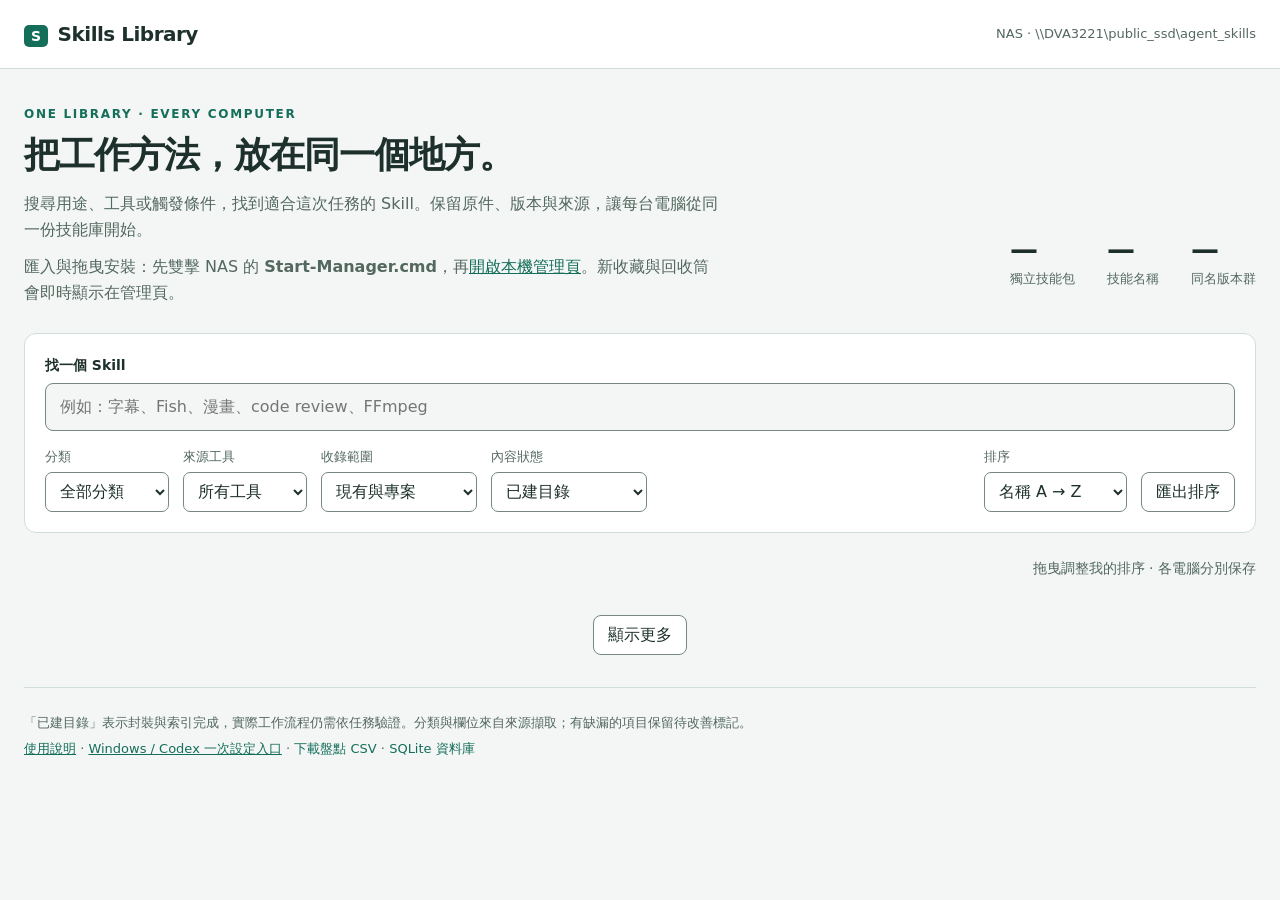
<file: dashboard/index.template.html>
<!doctype html>
<html lang="zh-Hant">
<head>
<meta charset="utf-8"><meta name="viewport" content="width=device-width, initial-scale=1">
<meta http-equiv="Content-Security-Policy" content="default-src 'none'; script-src 'unsafe-inline'; style-src 'unsafe-inline'; img-src data:; connect-src 'none'; base-uri 'none'; form-action 'none'">
<title>Skills Library · NAS 集中技能庫</title>
<style>
:root{--bg:#f3f6f5;--surface:#fff;--surface-2:#eaf0ed;--text:#1d302b;--muted:#53685f;--border:#d1ded7;--input-border:#76887f;--brand:#146e59;--brand-ink:#fff;--focus:#1f5fbf;--warn:#805500;--warn-bg:#fff4d6;--r:12px;--font:system-ui,"Segoe UI","Microsoft JhengHei UI",sans-serif;color-scheme:light}
@media(prefers-color-scheme:dark){:root{--bg:#0e1a17;--surface:#15241f;--surface-2:#1c2f29;--text:#e4efea;--muted:#a2b8af;--border:#2b4139;--input-border:#6f877e;--brand:#5fcca6;--brand-ink:#062019;--focus:#f2cc73;--warn:#f2c66d;--warn-bg:#3a2e12;color-scheme:dark}}
*{box-sizing:border-box}body{margin:0;background:var(--bg);color:var(--text);font:16px/1.6 var(--font)}button,input,select{font:inherit}button,a,input,select{outline-offset:3px} :focus-visible{outline:2px solid var(--focus)}a{color:var(--brand);overflow-wrap:anywhere}button{cursor:pointer;border:1px solid var(--input-border);background:var(--surface);color:var(--text);border-radius:8px;min-height:40px;padding:6px 14px}button:hover{background:var(--surface-2)}button:disabled{cursor:default;opacity:.6}.primary{background:var(--brand);color:var(--brand-ink);border-color:var(--brand)}.primary:hover{filter:brightness(1.1)}header{border-bottom:1px solid var(--border);background:var(--surface);padding:18px max(24px,calc((100vw - 1360px)/2));display:flex;align-items:center;justify-content:space-between;gap:16px}.wordmark{font-weight:700;letter-spacing:-.5px;font-size:20px}.wordmark span{background:var(--brand);color:var(--brand-ink);padding:3px 7px;border-radius:5px;margin-right:10px;font-size:14px}.location{font-size:13px;color:var(--muted);overflow-wrap:anywhere}main{max-width:1408px;margin:auto;padding:36px 24px 60px}.hero{display:flex;align-items:end;justify-content:space-between;gap:32px;margin-bottom:28px}.eyebrow{text-transform:uppercase;letter-spacing:1.7px;font-size:12px;font-weight:600;color:var(--brand);margin:0 0 8px}h1{margin:0;font-size:36px;line-height:1.3;letter-spacing:-1px}.intro{color:var(--muted);max-width:700px;margin:12px 0 0}.stats{display:flex;gap:32px;flex-shrink:0}.stats dd{margin:0;font-size:28px;font-weight:600;line-height:1.3;font-variant-numeric:tabular-nums}.stats dt{font-size:13px;color:var(--muted)}.controls{background:var(--surface);border:1px solid var(--border);padding:20px;border-radius:var(--r)}.search-wrap{position:relative}.search-wrap label{display:block;font-size:14px;font-weight:600;margin-bottom:6px}#search{width:100%;min-height:48px;background:var(--bg);color:var(--text);border:1px solid var(--input-border);border-radius:8px;padding:10px 14px}.filters{display:flex;flex-wrap:wrap;gap:14px;margin-top:16px;align-items:end}.filters label{display:block;font-size:13px;color:var(--muted);margin-bottom:4px}.filters select{background:var(--surface);color:var(--text);padding:8px 28px 8px 10px;border:1px solid var(--input-border);border-radius:7px;min-height:40px}.filters .grow{flex:1}.result-bar{display:flex;justify-content:space-between;align-items:center;gap:16px;margin:24px 0 12px;font-size:14px;color:var(--muted)}.result-bar strong{color:var(--text)}.list{display:grid;gap:8px}.row{display:grid;grid-template-columns:minmax(0,1fr) 190px 140px 80px;gap:20px;align-items:center;border:1px solid var(--border);border-radius:10px;background:var(--surface);padding:18px 20px;transition:border-color .16s}.row:hover{border-color:var(--input-border)}.row.dragging{opacity:.5}.row.drop-target{outline:2px solid var(--brand)}.name{font-weight:600;font-size:16px;word-break:break-word;display:inline;background:none;border:0;padding:0;min-height:24px;text-align:left;color:var(--text)}.name:hover{text-decoration:underline;background:none}.desc{font-size:14px;color:var(--muted);margin:4px 0 0;display:-webkit-box;-webkit-line-clamp:2;-webkit-box-orient:vertical;overflow:hidden}.tags{display:flex;gap:5px;flex-wrap:wrap;margin-top:8px}.tag{font-size:12px;padding:1px 7px;border-radius:4px;background:var(--surface-2);color:var(--muted)}.category{font-size:14px}.state{font-size:12px;color:var(--brand)}.state.warn{color:var(--warn)}.variant{font-size:12px;color:var(--muted)}.row-action{font-size:13px;padding:5px 10px}.empty{padding:48px 24px;text-align:center;background:var(--surface);border-radius:12px}.empty strong{display:block;font-size:20px}.empty p{color:var(--muted)}.load-more{display:block;margin:24px auto}.footer{border-top:1px solid var(--border);margin-top:32px;padding-top:20px;color:var(--muted);font-size:13px}.footer p{margin:5px 0}dialog{background:var(--surface);color:var(--text);border:1px solid var(--border);border-radius:16px;width:min(760px,calc(100vw - 32px));max-height:90vh;padding:0}dialog::backdrop{background:rgb(5 20 14 / .55)}.dialog-header{position:sticky;top:0;display:flex;justify-content:space-between;align-items:start;gap:16px;background:var(--surface);border-bottom:1px solid var(--border);padding:20px 24px}.dialog-header h2{font-size:22px;margin:0;word-break:break-word}.dialog-body{padding:20px 24px}.dialog-body h3{font-size:15px;margin:24px 0 6px}.dialog-body ul{padding-left:20px}.dialog-body li{font-size:14px;overflow-wrap:anywhere;margin:6px 0}.dialog-body code{font-size:12px;background:var(--surface-2);padding:2px 4px;overflow-wrap:anywhere;white-space:pre-wrap}.notice{background:var(--warn-bg);color:var(--warn);border-radius:8px;padding:12px;font-size:14px}.links{display:flex;gap:14px;flex-wrap:wrap;align-items:center;margin-top:16px}.path{font-size:12px;color:var(--muted);overflow-wrap:anywhere;margin-top:12px}#notification{position:fixed;bottom:20px;left:50%;transform:translateX(-50%);max-width:90vw;border:1px solid var(--border);padding:12px 18px;border-radius:9px;background:var(--surface);color:var(--text);box-shadow:0 8px 30px #0002;display:none}.sr-only{position:absolute;width:1px;height:1px;padding:0;margin:-1px;overflow:hidden;clip:rect(0,0,0,0);white-space:nowrap;border:0}
@media(max-width:1050px){.hero{align-items:start;flex-direction:column;gap:20px}.stats{gap:32px}.row{grid-template-columns:minmax(0,1fr) 150px 85px;gap:14px}.variant{display:none}}
@media(max-width:600px){header{padding:14px 16px;align-items:start;flex-direction:column;gap:8px}main{padding:24px 16px 40px}h1{font-size:28px}.intro{font-size:14px}.stats{gap:26px}.stats dd{font-size:24px}.controls{padding:16px}.filters{gap:10px}.filters>div{width:calc(50% - 5px)}.filters select{width:100%;min-width:0;max-width:100%;font-size:13px}.filters .grow{display:none}.result-bar{align-items:start;font-size:12px}.row{grid-template-columns:minmax(0,1fr) 70px;padding:16px;gap:12px}.category,.state{display:none}.row-action{padding:5px 8px;font-size:12px}.dialog-header,.dialog-body{padding:16px}.row .tags{gap:4px}.name{font-size:15px}.desc{font-size:13px}.location{font-size:12px}}
[hidden]{display:none!important}
@media(prefers-reduced-motion:reduce){*{transition:none!important}}
</style>
</head>
<body>
<header><div class="wordmark"><span>S</span>Skills Library</div><div class="location">NAS · \\DVA3221\public_ssd\agent_skills</div></header>
<main>
<section class="hero"><div><p class="eyebrow">One library · Every computer</p><h1>把工作方法，放在同一個地方。</h1><p class="intro">搜尋用途、工具或觸發條件，找到適合這次任務的 Skill。保留原件、版本與來源，讓每台電腦從同一份技能庫開始。</p><p class="intro">匯入與拖曳安裝：先雙擊 NAS 的 <strong>Start-Manager.cmd</strong>，再<a href="http://127.0.0.1:8766/">開啟本機管理頁</a>。新收藏與回收筒會即時顯示在管理頁。</p></div><dl class="stats"><div><dd id="count-packages">—</dd><dt>獨立技能包</dt></div><div><dd id="count-names">—</dd><dt>技能名稱</dt></div><div><dd id="count-variants">—</dd><dt>同名版本群</dt></div></dl></section>
<section class="controls" aria-label="搜尋與篩選"><div class="search-wrap"><label for="search">找一個 Skill</label><input type="search" id="search" placeholder="例如：字幕、Fish、漫畫、code review、FFmpeg" autocomplete="off"></div>
<div class="filters"><div><label for="category">分類</label><select id="category"><option value="">全部分類</option></select></div><div><label for="client">來源工具</label><select id="client"><option value="">所有工具</option></select></div><div><label for="scope">收錄範圍</label><select id="scope"><option value="current">現有與專案</option><option value="all">包含歷史備份</option><option value="installed">已安裝入口</option><option value="plugin">插件快取</option><option value="project">專案收藏</option><option value="archive">歷史與備份</option></select></div><div><label for="status">內容狀態</label><select id="status"><option value="usable">已建目錄</option><option value="all">全部狀態</option><option value="quarantined">需修整內容</option><option value="review">有待改善欄位</option><option value="variants">有同名版本</option></select></div><div class="grow"></div><div><label for="sort">排序</label><select id="sort"><option value="name">名稱 A → Z</option><option value="category">分類</option><option value="custom">我的排序</option></select></div><button id="export-order">匯出排序</button></div></section>
<div class="result-bar"><span id="result-count" role="status" aria-live="polite"></span><span>拖曳調整我的排序 · 各電腦分別保存</span></div>
<section id="results" class="list" aria-label="Skill 搜尋結果"></section><button id="more" class="load-more">顯示更多</button>
<footer class="footer"><p id="snapshot-info"></p><p>「已建目錄」表示封裝與索引完成，實際工作流程仍需依任務驗證。分類與欄位來自來源擷取；有缺漏的項目保留待改善標記。</p><p><a href="__ROOT_PREFIX__README.md">使用說明</a> · <a href="__ROOT_PREFIX__Setup-Codex.cmd">Windows / Codex 一次設定入口</a> · <a id="csv-link">下載盤點 CSV</a> · <a id="sqlite-link">SQLite 資料庫</a></p></footer>
</main>
<dialog id="detail"><div class="dialog-header"><div><h2 id="detail-name"></h2><div id="detail-category" class="location"></div></div><button id="close-detail" aria-label="關閉詳細資料">關閉</button></div><div id="detail-content" class="dialog-body"></div></dialog>
<div id="notification" role="status" aria-live="polite"></div>
<script type="application/json" id="catalog-data">__CATALOG_DATA__</script>
<script>
'use strict';
const DATA=JSON.parse(document.getElementById('catalog-data').textContent), PREFIX='__ROOT_PREFIX__', NAS='\\\\DVA3221\\public_ssd\\agent_skills';
const $=id=>document.getElementById(id), records=DATA.records, STORAGE='nas-skills-order-'+DATA.summary.repo_id;
let customOrder=[],visibleLimit=60,dragged=null,notificationTimer;
try{const saved=JSON.parse(localStorage.getItem(STORAGE)||'[]');if(Array.isArray(saved))customOrder=saved.filter(x=>typeof x==='string')}catch{}
try{const mode=localStorage.getItem(STORAGE+'-sort');if(['name','category','custom'].includes(mode))$('sort').value=mode;else if(customOrder.length)$('sort').value='custom'}catch{}
function notify(message){$('notification').textContent=message;$('notification').style.display='block';clearTimeout(notificationTimer);notificationTimer=setTimeout(()=>$('notification').style.display='none',3500)}
function element(tag,text,className){const e=document.createElement(tag);if(text!==undefined)e.textContent=text;if(className)e.className=className;return e}
function safeHref(path){if(typeof path!=='string'||path.includes('..')||path.includes(':')||path.startsWith('/')||path.includes('\\'))throw Error('Invalid catalog path');return PREFIX+path}
function saveOrder(){try{localStorage.setItem(STORAGE,JSON.stringify(customOrder));localStorage.setItem(STORAGE+'-sort','custom')}catch{notify('瀏覽器無法保存排序，請匯出 JSON 留存。')}}
Object.entries(DATA.categories).forEach(([value,label])=>{const option=element('option',label);option.value=value;$('category').append(option)});
[...new Set(records.flatMap(r=>r.sources.map(s=>s.client)))].sort().forEach(client=>{const o=element('option',client);o.value=client;$('client').append(o)});
$('count-packages').textContent=DATA.summary.unique_packages.toLocaleString();$('count-names').textContent=DATA.summary.names.toLocaleString();$('count-variants').textContent=DATA.summary.same_name_variant_groups.toLocaleString();
$('snapshot-info').textContent='版本 '+DATA.summary.snapshot+' · 盤點 '+DATA.summary.discovered_aliases.toLocaleString()+' 個路徑 · '+DATA.summary.files.toLocaleString()+' 份封裝檔案';
$('csv-link').href=safeHref('releases/'+DATA.summary.snapshot+'/inventory.csv');$('sqlite-link').href=safeHref('releases/'+DATA.summary.snapshot+'/skills.sqlite');
function filterRecords(){const words=$('search').value.trim().toLocaleLowerCase().split(/\s+/).filter(Boolean),category=$('category').value,client=$('client').value,scope=$('scope').value,status=$('status').value;return records.filter(r=>{if(category&&r.category!==category)return false;if(client&&!r.sources.some(s=>s.client===client))return false;if(scope==='current'&&r.archive_only)return false;if(!['current','all'].includes(scope)&&!r.sources.some(s=>s.scope===scope))return false;if(status==='usable'&&r.status!=='catalogued')return false;if(status==='quarantined'&&r.status!=='quarantined')return false;if(status==='review'&&!r.issues.length)return false;if(status==='variants'&&!r.same_name_variants.length)return false;const haystack=[r.name,r.summary,r.description,r.category_label,...r.dependencies,...r.triggers,...(r.keywords||[])].join(' ').toLocaleLowerCase();return words.every(word=>haystack.includes(word))})}
function sortedRecords(){const result=filterRecords(),ranks=new Map(customOrder.map((id,i)=>[id,i]));result.sort((a,b)=>{if($('sort').value==='custom')return(ranks.get(a.id)??1e9)-(ranks.get(b.id)??1e9)||a.name.localeCompare(b.name);if($('sort').value==='category')return a.category_label.localeCompare(b.category_label)||a.name.localeCompare(b.name);return a.name.localeCompare(b.name)||a.id.localeCompare(b.id)});return result}
function reorder(sourceId,targetId){if(sourceId===targetId)return;const displayed=sortedRecords().map(r=>r.id);customOrder=[...new Set([...displayed,...customOrder,...records.map(r=>r.id)])];customOrder.splice(customOrder.indexOf(sourceId),1);customOrder.splice(customOrder.indexOf(targetId),0,sourceId);$('sort').value='custom';saveOrder();render()}
function render(){const results=sortedRecords();$('results').replaceChildren();$('result-count').replaceChildren(element('strong',results.length.toLocaleString()+' 個結果'),' · 顯示 '+Math.min(visibleLimit,results.length));$('more').hidden=results.length<=visibleLimit;if(!results.length){const empty=element('div',undefined,'empty');empty.append(element('strong','沒有符合的 Skill'),element('p','試試較短的關鍵詞，或切換「全部狀態」與「包含歷史備份」。'));$('results').append(empty);return}for(const r of results.slice(0,visibleLimit)){const row=element('article',undefined,'row');row.draggable=true;row.dataset.id=r.id;const main=element('div');const title=element('button',r.name,'name');title.addEventListener('click',()=>showDetail(r));main.append(title,element('p',r.summary,'desc'));const tags=element('div',undefined,'tags');[...r.dependencies.slice(0,3),...(r.archive_only?['歷史備份']:[])].forEach(x=>tags.append(element('span',x,'tag')));main.append(tags);const category=element('div');category.append(element('div',r.category_label,'category'),element('div',r.status==='quarantined'?'需修整內容':'已建目錄 · 工作流程待驗證','state'+(r.status==='quarantined'?' warn':'')));const variant=element('div',r.same_name_variants.length?r.same_name_variants.length+' 個同名版本':r.sources.length+' 個來源','variant');const action=element('button','查看','row-action');action.addEventListener('click',()=>showDetail(r));row.append(main,category,variant,action);row.addEventListener('dragstart',event=>{dragged=r.id;event.dataTransfer.effectAllowed='move';event.dataTransfer.setData('text/plain',r.id);row.classList.add('dragging')});row.addEventListener('dragend',()=>{dragged=null;row.classList.remove('dragging');document.querySelectorAll('.drop-target').forEach(e=>e.classList.remove('drop-target'))});row.addEventListener('dragover',event=>{if(dragged){event.preventDefault();event.dataTransfer.dropEffect='move';row.classList.add('drop-target')}});row.addEventListener('dragleave',()=>row.classList.remove('drop-target'));row.addEventListener('drop',event=>{event.preventDefault();const sourceId=event.dataTransfer.getData('text/plain')||dragged;if(sourceId&&records.some(record=>record.id===sourceId))reorder(sourceId,r.id)});$('results').append(row)}}
function addSection(root,title,items){root.append(element('h3',title));const list=element('ul');(items.length?items:['待確認：來源未明確記載。']).forEach(text=>list.append(element('li',text)));root.append(list)}
async function copyText(text){try{if(navigator.clipboard?.writeText){await navigator.clipboard.writeText(text)}else{const input=element('textarea',text);document.body.append(input);input.select();const copied=document.execCommand('copy');input.remove();if(!copied)throw Error('Clipboard unavailable')}notify('已複製 NAS 路徑')}catch{notify('無法自動複製，請選取下方路徑複製。')}}
function showDetail(r){$('detail-name').textContent=r.name;$('detail-category').textContent=r.category_label+' · '+r.id;const root=$('detail-content');root.replaceChildren(element('p',r.description||'來源沒有完整描述。'));if(r.status==='quarantined')root.append(element('div','這份技能含未完成描述、格式問題或被排除的檔案；使用前請檢查待改善清單。','notice'));const links=element('div',undefined,'links');const original=element('a','開啟原始 SKILL.md');original.href=safeHref(r.object_path);original.target='_blank';original.rel='noopener';const card=element('a','結構化管理卡');card.href=safeHref(r.card_path);card.target='_blank';card.rel='noopener';const copy=element('button','複製 NAS 路徑');copy.addEventListener('click',()=>copyText(NAS+'\\'+r.object_path.replaceAll('/','\\')));links.append(original,card,copy);root.append(links,element('p',NAS+'\\'+r.object_path.replaceAll('/','\\'),'path'));addSection(root,'使用情境 / 觸發條件',r.triggers);addSection(root,'任務產物',r.outputs);addSection(root,'邊界條件',r.boundaries);addSection(root,'來源中的例外處理',r.exceptions);addSection(root,'相依工具 · 需在使用的電腦確認',r.dependencies);addSection(root,'待改善項目',r.issues);addSection(root,'來源與版本',r.sources.map(s=>s.client+' / '+s.scope+' · '+s.path));if(r.same_name_variants.length){root.append(element('h3','比較同名版本'));const peers=element('div',undefined,'links');r.same_name_variants.filter(id=>id!==r.id).forEach(id=>{const peer=records.find(p=>p.id===id);if(peer){const button=element('button',peer.package_sha256.slice(0,12)+' · '+peer.sources[0].client);button.addEventListener('click',()=>showDetail(peer));peers.append(button)}});root.append(peers)}root.append(element('h3','調整我的排序'));const moves=element('div',undefined,'links');for(const [text,delta]of[['向前移一項',-1],['向後移一項',1]]){const button=element('button',text);button.addEventListener('click',()=>{const ids=sortedRecords().map(x=>x.id),index=ids.indexOf(r.id),next=index+delta;if(next<0||next>=ids.length)return;customOrder=[...new Set([...ids,...customOrder,...records.map(x=>x.id)])];const from=customOrder.indexOf(r.id),to=customOrder.indexOf(ids[next]);[customOrder[from],customOrder[to]]=[customOrder[to],customOrder[from]];$('sort').value='custom';saveOrder();render();notify('已調整我的排序')});moves.append(button)}root.append(moves);if(!$('detail').open)$('detail').showModal()}
$('close-detail').addEventListener('click',()=>$('detail').close());$('detail').addEventListener('click',event=>{if(event.target===$('detail')){const rect=$('detail').getBoundingClientRect();if(event.clientX<rect.left||event.clientX>rect.right||event.clientY<rect.top||event.clientY>rect.bottom)$('detail').close()}});
for(const id of['search','category','client','scope','status','sort'])$(id).addEventListener(id==='search'?'input':'change',()=>{visibleLimit=60;if(id==='sort'){try{localStorage.setItem(STORAGE+'-sort',$('sort').value)}catch{}}render()});$('more').addEventListener('click',()=>{visibleLimit+=60;render()});$('export-order').addEventListener('click',()=>{const url=URL.createObjectURL(new Blob([JSON.stringify({repo_id:DATA.summary.repo_id,snapshot:DATA.summary.snapshot,order:customOrder},null,2)],{type:'application/json'}));const a=element('a');a.href=url;a.download='skills-personal-order.json';document.body.append(a);a.click();a.remove();setTimeout(()=>URL.revokeObjectURL(url),1000);notify('已匯出排序 JSON')});render();
</script>
</body></html>
</file>
